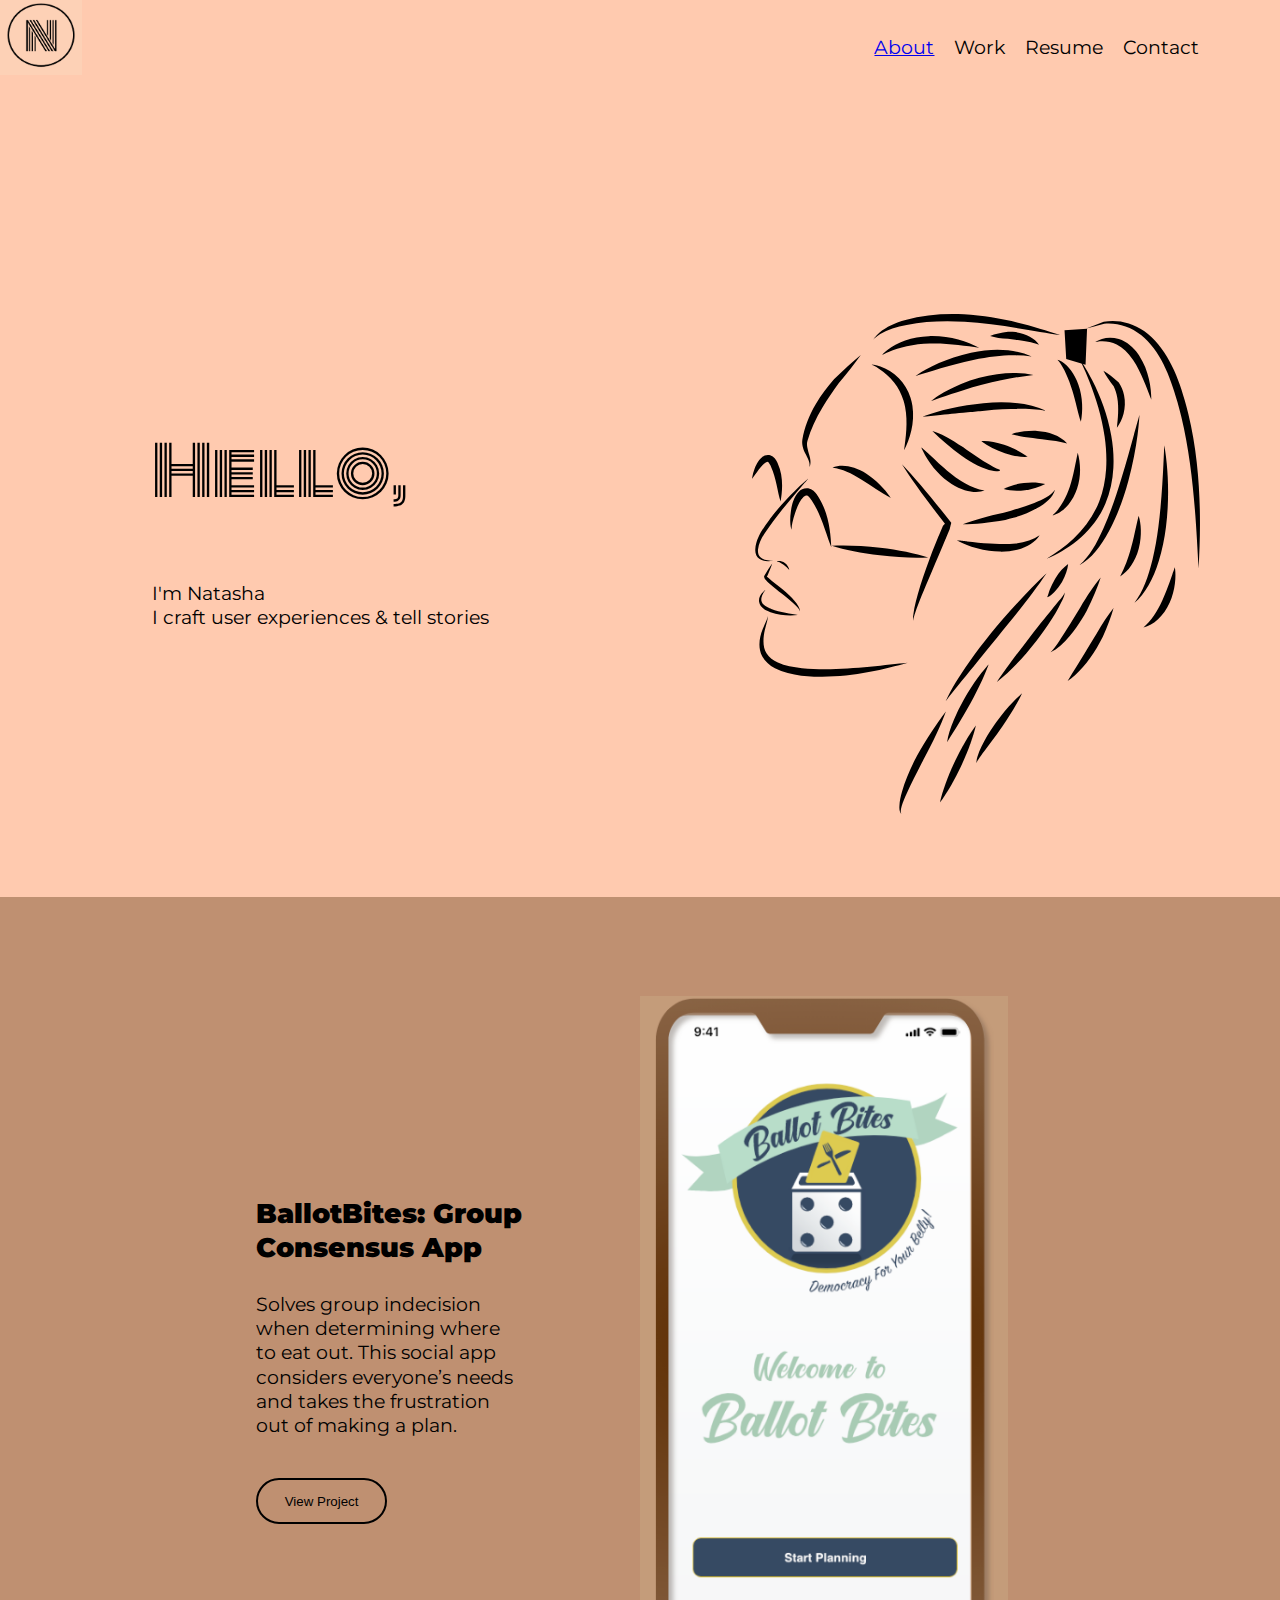
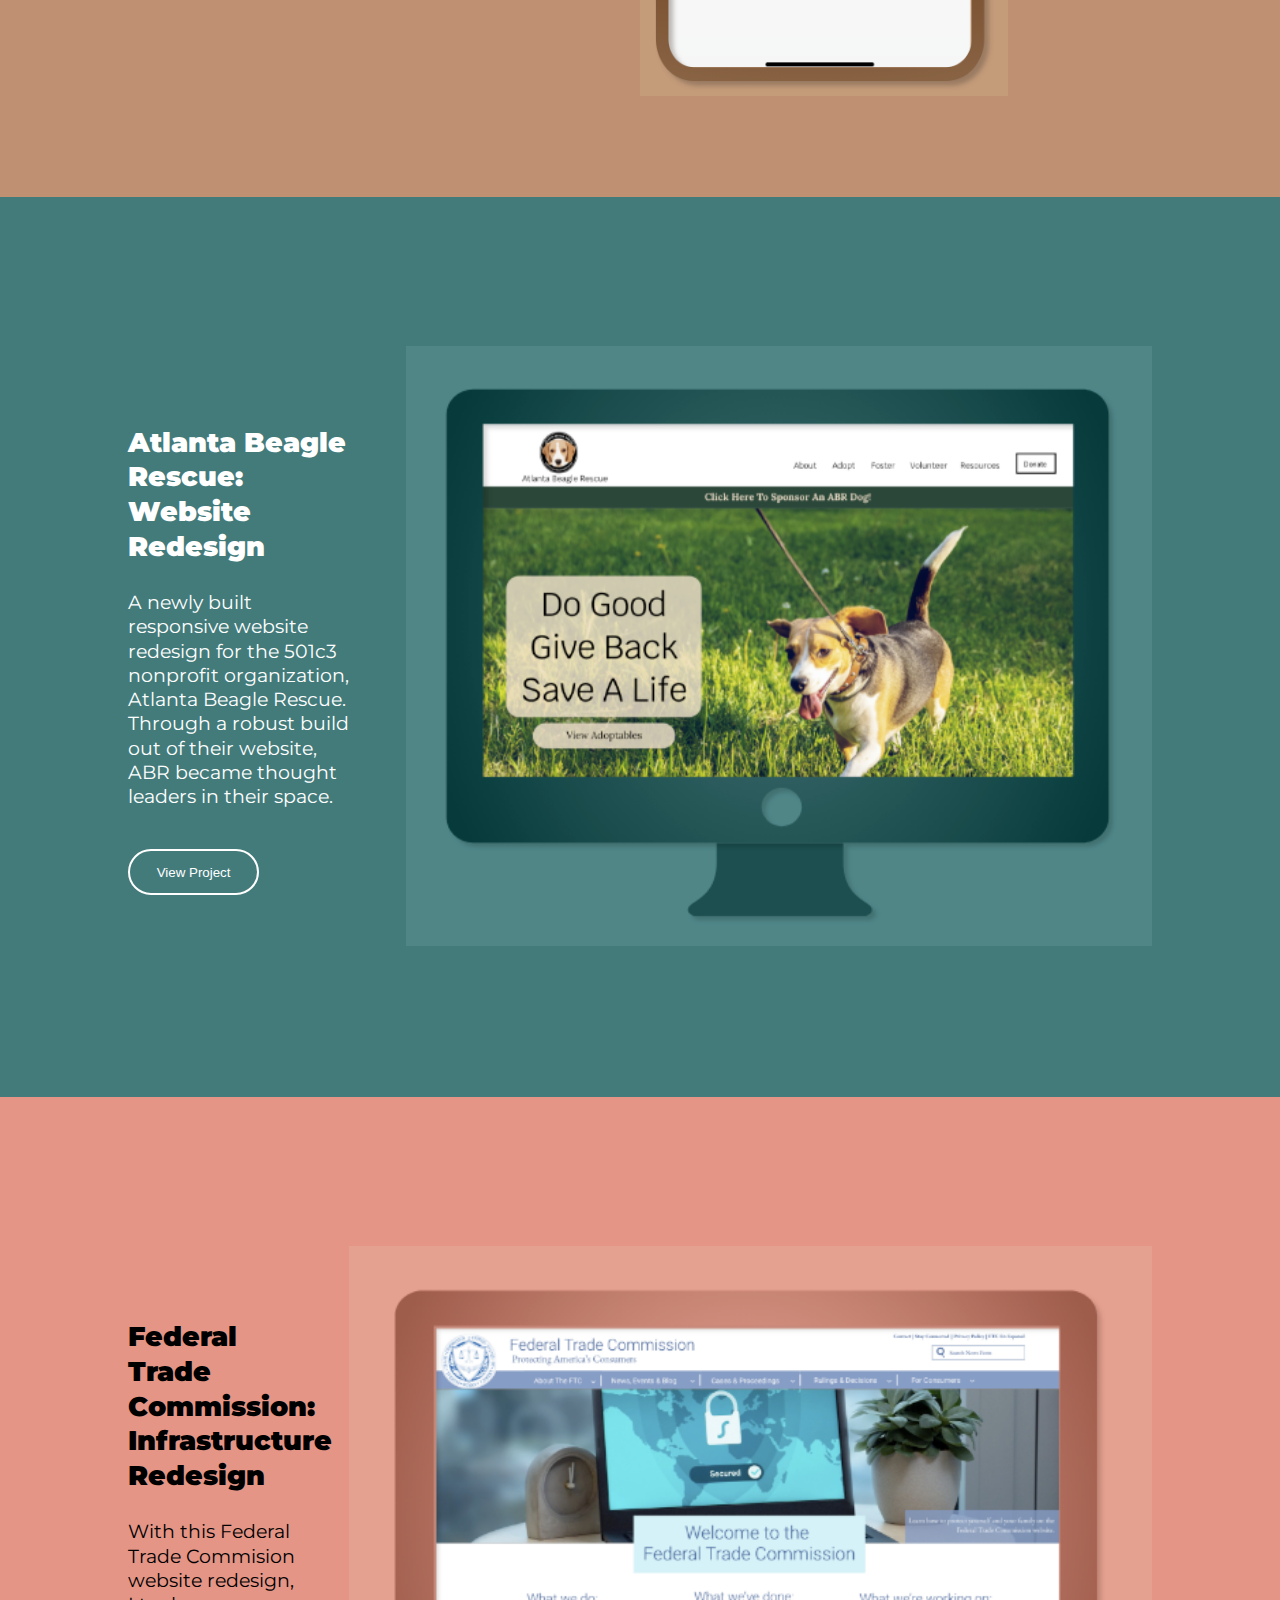
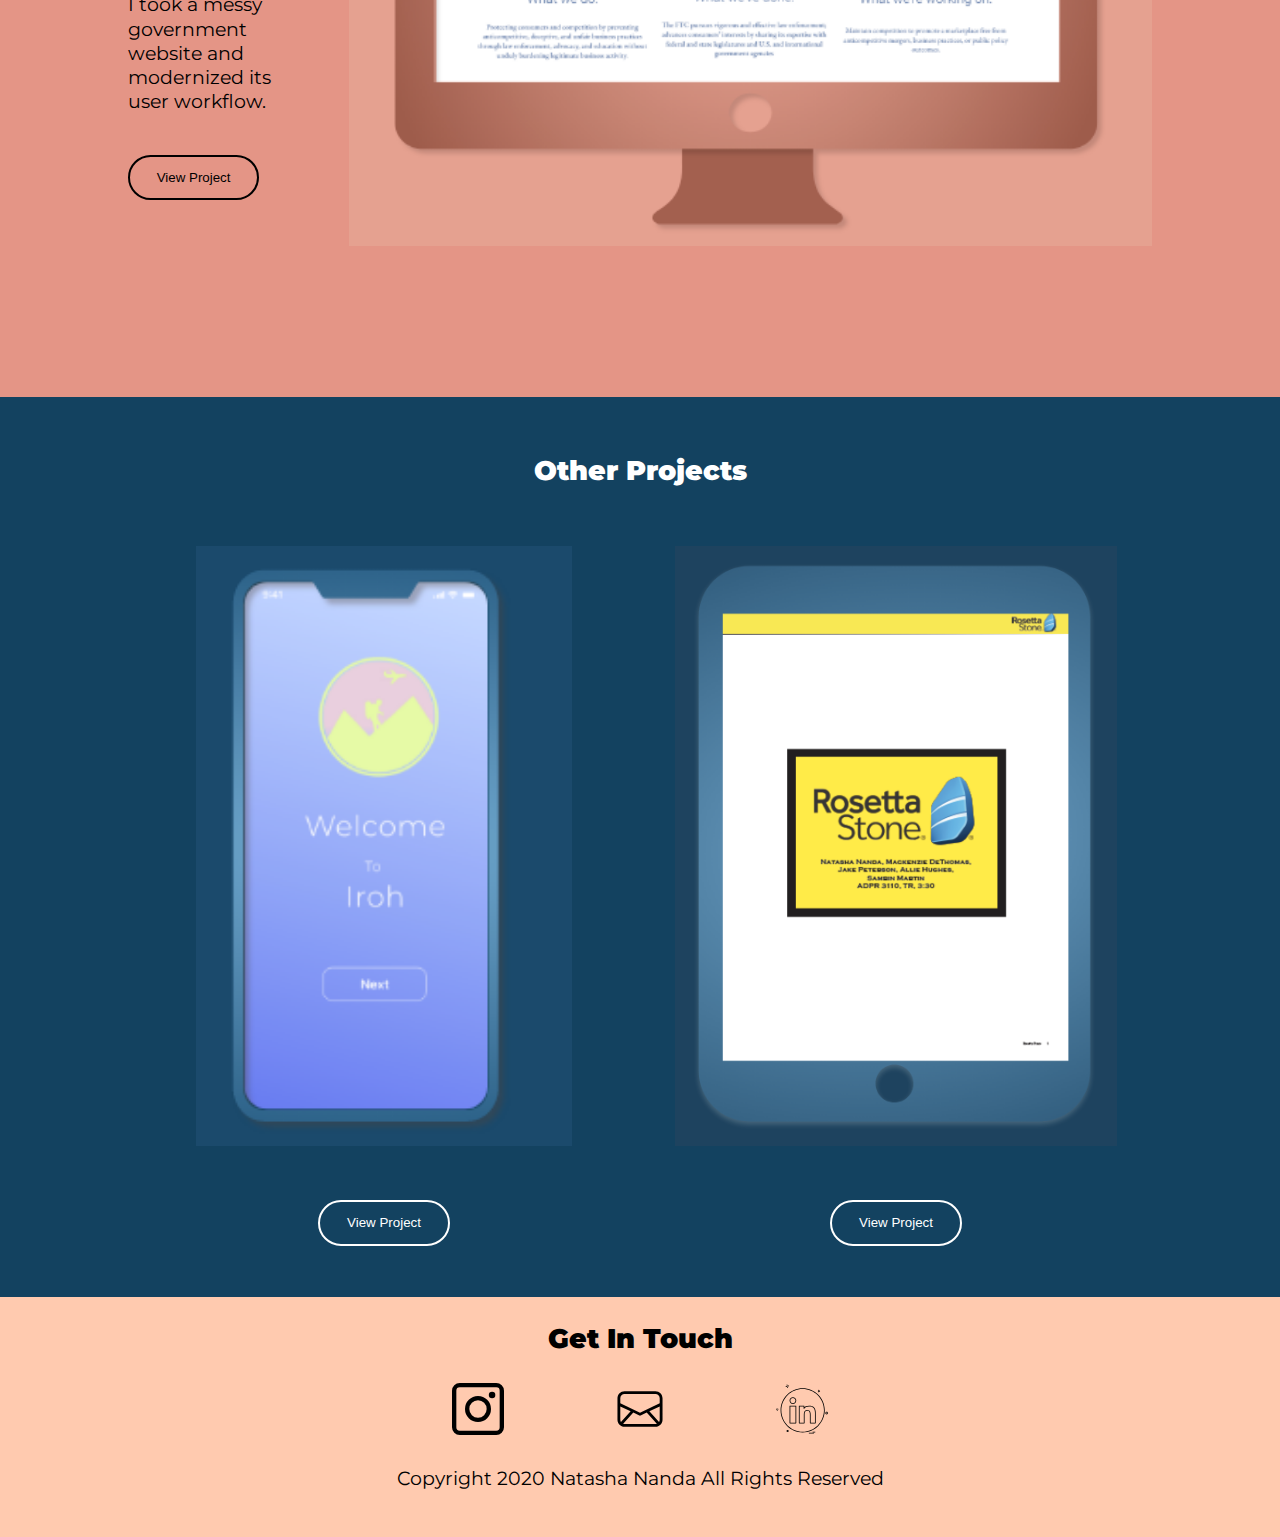
<file: index.html>
<!DOCTYPE html>
<html lang="en">

<head>
    <meta charset="UTF-8">
    <meta name="viewport" content="width=device-width, initial-scale=1.0">
    <title>Natasha's Portfolio</title>
    <link rel="stylesheet" type="text/css" href="css/reset.css">
    <link href="https://fonts.googleapis.com/css2?family=Monoton&family=Montserrat:wght@300;900&display=swap"
        rel="stylesheet">
    <link rel="stylesheet" type="text/css" href="css/style.css">
</head>

<body>
    <!-- Nav Bar-->
    <nav class="topnav">
        <div class="logo"><img id="logo" src="assets/img/logo.png" alt="Logo" height="75px"></div>
        <div class="topnav-child">
        <div>
            <ul class="topnav-child">
                <li id="contactPadding">Contact</li>
                <li>Resume</li>
                <li>Work</li>
                <li><a href="about.html">About</a></li>
        </ul>
    </div>
    </nav>

    <section class="main">
        <div class="main-text">
            <h2 id="hello">Hello,</h2>
            <p>I'm Natasha</p>
            <p>I craft user experiences & tell stories</p>
        </div>
        <div class="main-img"><img id="img" src="assets/svg/portfolio_line_drawing.svg"></div>
        

    </section>

    <!-- My Work-->
    <section class="myWork">
        <div class="bgColor">
            <div class="workGrid">
                <div class="ballotBitesImage">
                    <img src="assets/img/ballotbites.png">
                </div>
                <div class="ballotBitesContent">
                    <h3>
                        BallotBites: Group Consensus App
                    </h3>
                    <p>
                        Solves group indecision when determining where to eat out. This social app considers everyone’s
                        needs and takes the frustration out of making a plan.
                    </p>
                    <button id="btnBlack">
                        View Project
                    </button>
                </div>
            </div>

        </div>
        <div class="bgColor2">
            <div class="workGrid2">
                <div class="abrImage">
                    <img src="assets/img/abr.png">
                </div>
                <div class="abrContent">
                    <h3>
                        Atlanta Beagle Rescue: Website Redesign
                    </h3>
                    <p>
                        A newly built responsive website redesign for the 501c3 nonprofit organization, Atlanta Beagle
                        Rescue. Through a robust build out of their website, ABR became thought leaders in their space.

                    </p>
                    <button class="btnWhite">
                        View Project
                    </button>
                </div>
            </div>
        </div>
        <div class="bgColor3">
            <div class="workGrid3">
                <div class="ftcImage">
                    <img src="assets/img/ftc.png">
                </div>
                <div class="ftcContent">
                    <h3>
                        Federal Trade Commission: Infrastructure Redesign
                    </h3>
                    <p>
                        With this Federal Trade Commision website redesign, I took a messy government website and modernized
                    its user workflow.
                    </p>
                    <button id="btnBlack">
                        View Project
                    </button>
                    </div>
                </div>
            </div>
            <div class="bgColor4">
            <div class="workGrid4">
                <div class="otherProjects"><h3>Other Projects</h3></div>
                <div class="irohImage">
                    <img src="assets/img/iroh.png">
                </div>
                <div class="irohButton">
                    <button class="irohButton">
                        View Project
                    </button>
                </div>
                <div class="rosettaStoneImage">
                    <img src="assets/img/rosetta stone.png">
                </div>
                <div class="rsButton" style="align-self: center;">
                    <button class="rsButton">
                        View Project
                    </button>
                </div>
            </div>


    </section>
  <!-- Footer-->
    
  <footer id="footer">
    <div id="footerContent">
        <div class="social-icons">
            <h3 id="get-in-touch">Get In Touch</h3>
            <div class="social">
            <a class="social"><img src="assets/svg/noun_instagram_3350818.svg" alt="IG" height="65px"></a>
            <a class="social"><img src="assets/svg/noun_Email_3497836.svg" alt="Email" height="65px"></a>
            <a class="social"><img src="assets/svg/noun_Media_2149767.svg" alt="IN" height="65px"></a>
            </div>
            <div>
                <p id="copyright">Copyright 2020 Natasha Nanda All Rights Reserved</p>
            </div>
        </div>

    </div>
</footer>
</body>

</html>
</file>
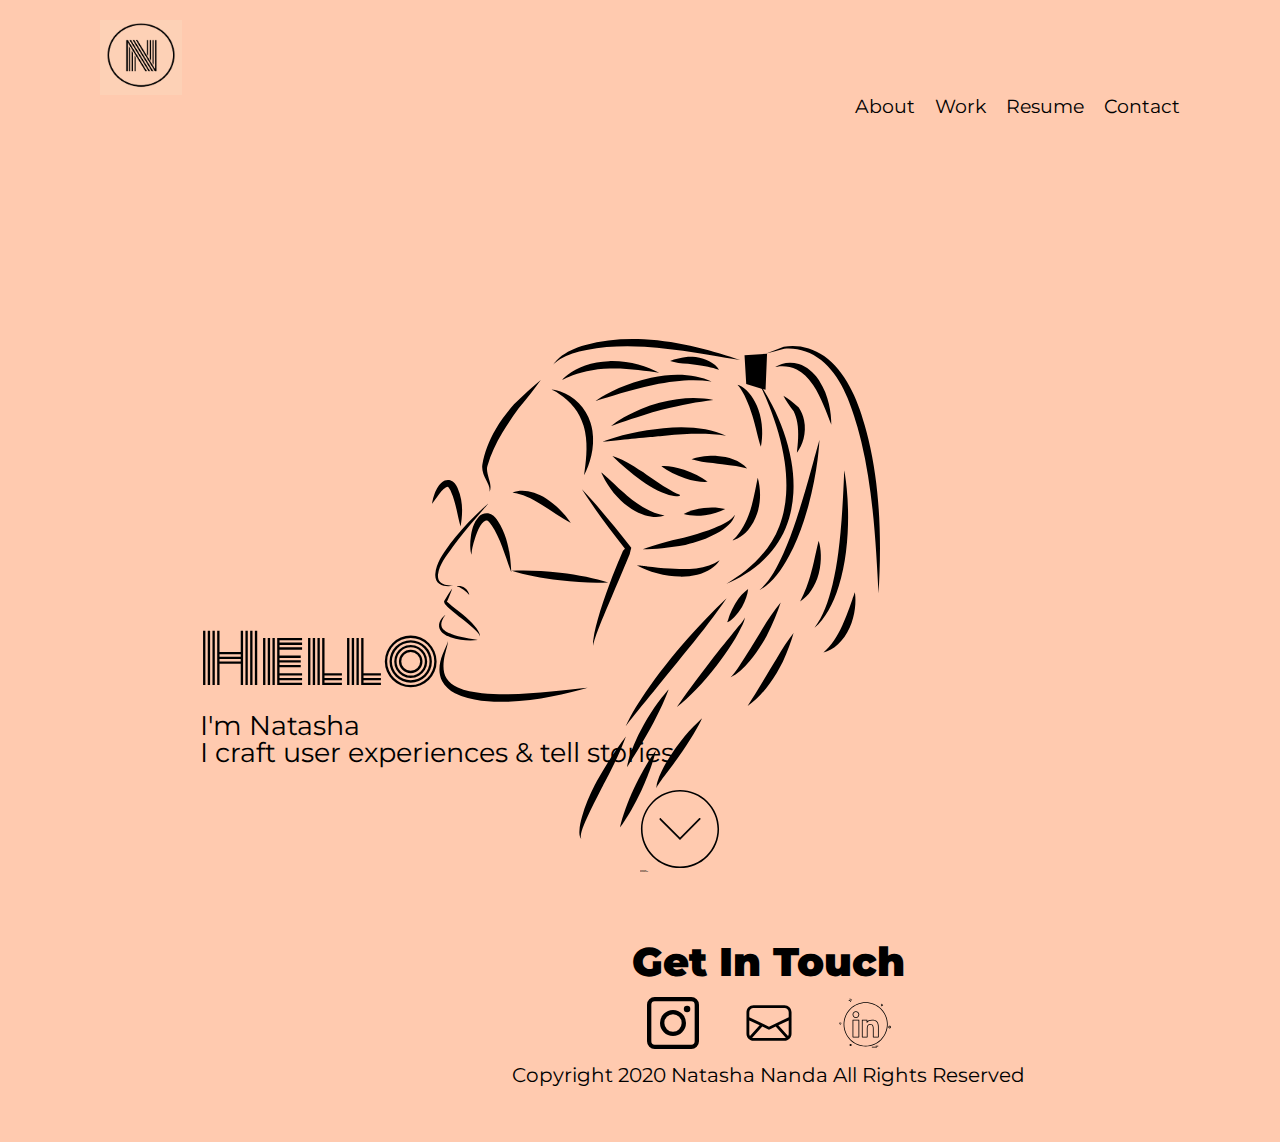
<file: UI_UX_Week_17/index.html>
<!DOCTYPE html>
<html lang="en">

<head>
    <meta charset="UTF-8">
    <meta name="viewport" content="width=device-width, initial-scale=1.0">
    <title>Natasha's Portfolio</title>
    <link rel="stylesheet" type="text/css" href="css/reset.css">
    <link href="https://fonts.googleapis.com/css2?family=Monoton&family=Montserrat:wght@300;900&display=swap"
        rel="stylesheet">
    <link rel="stylesheet" type="text/css" href="css/style.css">
</head>

<body>
    <nav class="topnav">
        <div class="logo"><img id="logo" src="assets/img/logo.png" alt="Logo" height="75px"></div>
        <ul>
            <li>Contact</li>
            <li>Resume</li>
            <li>Work</li>
            <li>About</li>
        </ul>
    </nav>
    <section class="main">
        <div class="main-text">
            <h1 id="hello">Hello</h1>
            <p>I'm Natasha</p>
            <p>I craft user experiences & tell stories</p>
        </div>
        <div class="main-img"><img id="img" src="assets/svg/portfolio_line_drawing.svg" height="500px"></div>
        <div class="down-arrow"><img id="img" src="assets/svg/noun_down arrow_1095893.svg" height="100px"></div>
    </section>
    <footer>
        <div class="footer">
            <div class="social-icons">
                <h1 id="get-in-touch">Get In Touch</h1>
                <a class="social"><img src="assets/svg/noun_instagram_3350818.svg" alt="IG" height="65px"></a>
                <a class="social"><img src="assets/svg/noun_Email_3497836.svg" alt="Email" height="65px"></a>
                <a class="social"><img src="assets/svg/noun_Media_2149767.svg" alt="IN" height="65px"></a>
                <p id="copyright">Copyright 2020 Natasha Nanda All Rights Reserved</p>
            </div>
            
        </div>
    </footer>
</body>

</html>
</file>
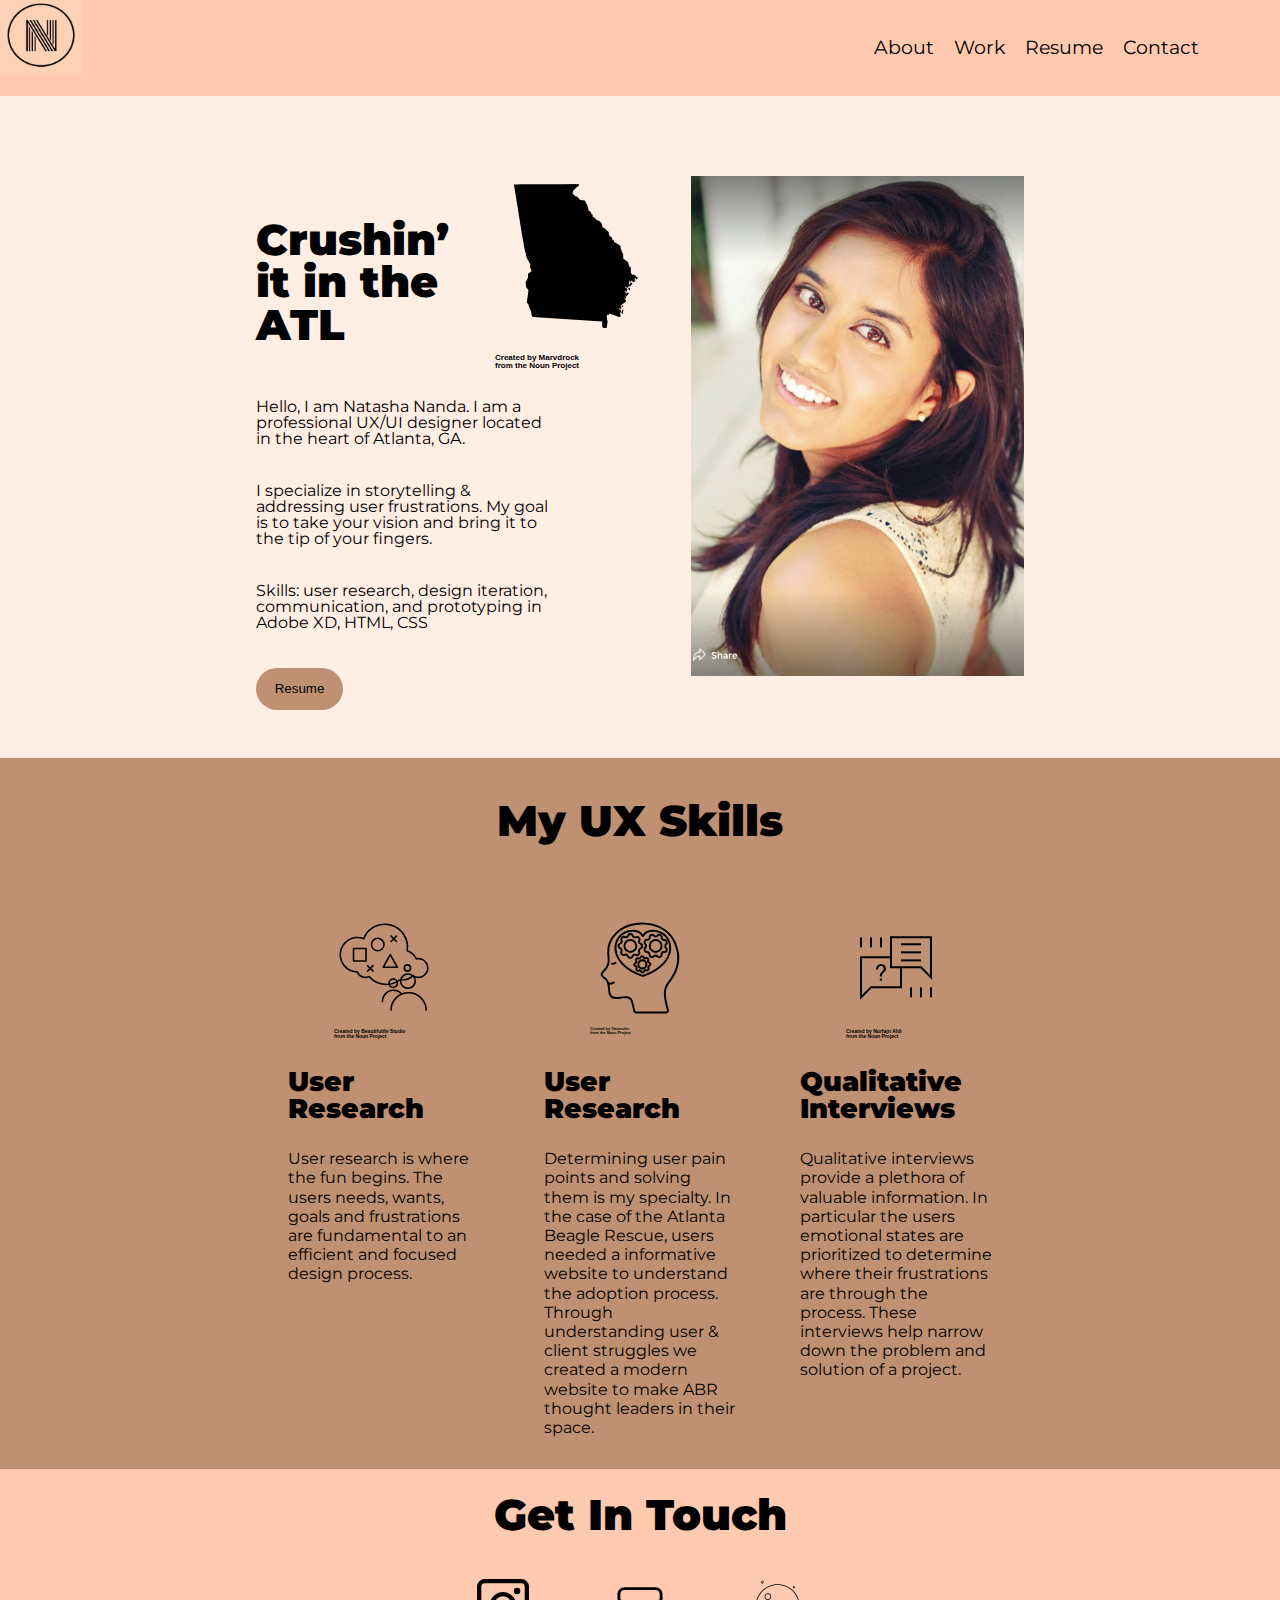
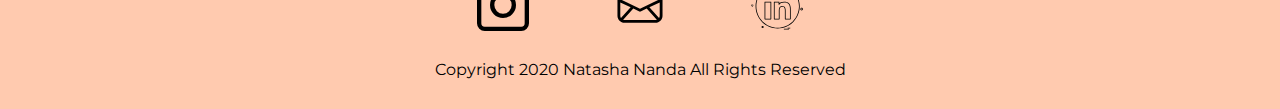
<file: about.html>
<!DOCTYPE html>
<html lang="en">

<head>
    <meta charset="UTF-8">
    <meta name="viewport" content="width=device-width, initial-scale=1.0">
    <title>About Me</title>
    <link rel="stylesheet" type="text/css" href="css/reset.css">
    <link href="https://fonts.googleapis.com/css2?family=Monoton&family=Montserrat:wght@300;900&display=swap"
        rel="stylesheet">
    <link rel="stylesheet" type="text/css" href="css/about.css">
</head>

<body>
     <!-- Nav Bar-->
    <nav class="topnav">
        <div class="logo"><img id="logo" src="assets/img/logo.png" alt="Logo" height="75px"></div>
        <div class="topnav-child">
        <div>
            <ul class="topnav-child">
                <li id="contactPadding">Contact</li>
                <li>Resume</li>
                <li>Work</li>
                <li>About</li>
        </ul>
    </div>
    </nav>

    <!-- My Skills-->
    <section class="aboutMe">
        <div class="flexContainer2">
            <div id="aboutMeContent">
                <div class="childContainer2">
                    <h1 class="grandChildContainer2">Crushin’ it in the ATL</h1>
                    <img  src="assets/svg/noun_Georgia_939279.svg" height="200px"> 
                </div>
                <p>Hello, I am Natasha Nanda. I am a professional UX/UI
                designer located in the heart of Atlanta, GA.</p><br>

                <p>I specialize in storytelling & addressing user frustrations. My goal is to take your vision and bring it
                to the tip of your fingers.</p><br>

                <p>Skills: user research, design iteration, communication, and prototyping in Adobe XD, HTML, CSS </p>
                <button id="resumeButton">Resume</button>
            </div>
            

            <div class="childContainer3">
                <img src="assets/img/me.png" height="500px">
            </div>
        </div>
    </section>

    <section class="mySkills">
        <h1 id="skills">My UX Skills</h1>
        <div class="flexContainer">

            <div class="flexChild">
                <img src="assets/svg/noun_user research_2332962.svg" height="125px">
                <h3>User Research</h3>
                <p>User research is where the fun begins. The users needs, wants, goals and frustrations are fundamental
                    to an efficient and focused design process.</p>
            </div>
            <div class="flexChild">
                <img src="assets/svg/noun_empathy_2683229.svg" height="125px">
                <h3>User Research</h3>
                <p>Determining user pain points and solving them is my specialty. In the case of the Atlanta Beagle
                    Rescue, users needed a informative website to understand the adoption process. Through understanding
                    user & client struggles we created a modern website to make ABR thought leaders in their space.</p>
            </div>
            <div class="flexChild">
                <img src="assets/svg/noun_interview_3105921.svg" height="125px">
                <h3>Qualitative Interviews</h3>
                <p>Qualitative interviews provide a plethora of valuable information. In particular the users emotional
                    states are prioritized to determine where their frustrations are through the process. These
                    interviews help narrow down the problem and solution of a project.
                </p>
            </div>
        </div>
        </section>

<!-- Footer-->
    
    <footer id="footer">
        <div id="footerContent">
            <div class="social-icons">
                <h1 id="get-in-touch">Get In Touch</h1>
                <div class="social">
                <a class="social"><img src="assets/svg/noun_instagram_3350818.svg" alt="IG" height="65px"></a>
                <a class="social"><img src="assets/svg/noun_Email_3497836.svg" alt="Email" height="65px"></a>
                <a class="social"><img src="assets/svg/noun_Media_2149767.svg" alt="IN" height="65px"></a>
                </div>
                <div>
                    <p id="copyright">Copyright 2020 Natasha Nanda All Rights Reserved</p>
                </div>
            </div>

        </div>
    </footer>
</body>

</html>
</file>
<file: css/style.css>
body {
    padding: 0;
    margin: 0;
}
p {
    font-size: 14pt;
    font-family: 'Montserrat', sans-serif;
    line-height: 1.3;
}
h1 {
    font-size: 32pt;
    font-family: 'Montserrat', sans-serif;
    font-weight: 900;
    padding-bottom: 1em;
    padding-top: 1em;
    line-height: 1.3;
}

h2 {
    
    font-family: 'Monoton', cursive;
    font-size:50pt;
    padding-bottom: 1em;
    padding-top: 1em;
    line-height: 1.3;
}

h3 {
    font-size: 20pt;
    font-family: 'Montserrat', sans-serif;
    font-weight: 900;
    padding-bottom: 1em;
    padding-top: 1em;
    line-height: 1.3;
}
button {
    background-color: transparent;
    border: 2px solid;
    border-radius: 30px;
}

li {
    font-size: 14pt;
    font-family: 'Montserrat', sans-serif;
    padding-left: 20px;
}
li #contactPadding {
    padding-right:3em;
}

.topnav {
    display:flex;
    width:100%;
    background-color:#ffcaaf;
    height:6em;
}
.topnav-child {
    display:flex;
    width:90%;
    flex-direction: row-reverse;
    justify-content: flex-start;
    align-items: center;
    
}
    





.main {
    display:grid;
    height:89vh;
    grid-template-columns: 1fr 1fr;
    grid-template-rows: 1fr;
    grid-template-areas:
    "main-text main-img";
    background-color:#ffcaaf;
    margin: auto;
}
.main-text {
    grid-area:main-text;
    align-self: center;
    justify-self: center;
    
    
   
}
.main-img {
    grid-area:main-img;
    justify-self: end;
    align-self: end;
    padding: 0em 5em 5em 0em;
   
}

.main-img img {
    height: 500px;
}

.bgColor {
    background-color: #BF9071;
}


.workGrid {
    display:grid;
    align-items: center;
    height:100vh;
    margin:auto;
    width:60%;
    grid-template-rows: 1fr;
    grid-template-columns: 1fr 1fr;
    grid-template-areas:
    "ballotBitesContent ballotBitesImage ";
}
.ballotBitesImage {
    grid-area:ballotBitesImage;
}
.ballotBitesImage img {
    height:700px;
}
.ballotBitesContent {
    grid-area:ballotBitesContent;
    width: 70%;
}

.bgColor2 {
    background-color: #437B7B;
    height:100vh;
}


.workGrid2 {
    display:grid;
    align-items: center;
    height:100vh;
    margin:auto;
    width:80%;
    grid-template-rows: 1fr;
    grid-template-columns: 1fr 1fr;
    grid-template-areas:
    "abrContent abrImage ";
}
.abrImage {
    grid-area:abrImage;
}
.abrImage img {
    height:600px;
}
.abrContent {
    grid-area:abrContent;
    width: 80%;
    color: white;
}
.btnWhite {
    color: white;
    padding: 1em 2em 1em 2em;
    margin-top: 3em;
}

.bgColor3 {
   background-color: #E49586;
}
.workGrid3 {
    display:grid;
    align-items: center;
    height:100vh;
    margin:auto;
    width:80%;
    grid-template-rows: 1fr;
    grid-template-columns: 1fr 1fr;
    grid-template-areas:
    "ftcContent ftcImage";
}
.ftcImage {
    grid-area:ftcImage;
}
.ftcImage img {
    height:600px;
}
.ftcContent {
    grid-area:ftcContent;
    width: 80%;
    
}
#btnBlack {
    padding: 1em 2em 1em 2em;
    margin-top: 3em;
    color:black;
}


.bgColor4 {
    background-color: #134260;
 }
 .workGrid4 {
     display:grid;
     align-items: center;
     height:100vh;
     margin:auto;
     width:80%;
     grid-template-rows: 1fr 1fr 1fr;
     grid-template-columns: 1fr 1fr;
     grid-template-areas:
     "otherProjects otherProjects"
     "irohImage rosettaStoneImage"
     "irohButton rsButton";
 }
 .otherProjects {
     grid-area:otherProjects;
     justify-items: center;
     text-align: center;
     color:white;
 }
 .irohImage {
     grid-area:irohImage;
     justify-self: center;
 }
 .irohImage img{
     height:600px;
 }

 .irohButton {
    grid-area:irohButton;
    color: white;
    padding: 1em 2em 1em 2em;
    justify-self: center;
 }   

 .rosettaStoneImage {
    grid-area:rosettaStoneImage;
    justify-self: center;
}
.rosettaStoneImage img{
    height:600px;
}
 .rsButton {
    grid-area:rsButton;
    color: white;
    justify-self: center;
    padding: 1em 2em 1em 2em;
   
 }
 #footer {
    background-color: #FFEEE3;
}

#footerContent {
    background-color:#ffcaaf;
    display:flex;
    justify-content: center;
    width:100%;
    height:12em;
    align-items: center;
    padding-bottom: 3em;
    margin: auto;
}
#get-in-touch {
    text-align: center;
}
#social-icons {
    display: flex;
    margin: 0 auto;
    justify-content: center;

}
.social {
    display: flex;
    flex-direction: row;
    width: 100%;
    justify-content: center;
}
#copyright {
    text-align: center;
    padding-top: 1em;
}
@media only screen and (max-width: 600px) {
    
    h3 {
        font-size: 18pt;
        font-family: 'Montserrat', sans-serif;
        font-weight: 900;
        padding-bottom: .5em;
        padding-top: .5em;
        line-height: 1.3;
    }
    
    .topnav {
        flex-direction: column;
        width:100%;
        height:12em;
    }
    .topnav-child {
        width:100%;
        justify-content: center;   
    }
    .logo {
        display:flex;
        justify-content: center;
        padding:2em;
    }
    .main {
        display:grid;
        height:74vh;
        grid-template-columns: 1fr;
        grid-template-rows: 1fr;
        grid-template-areas:
        "main-img"
        "main-text";
    }
    .main-img {
        grid-area:main-img;
        padding: 0em 1em 1em 0em;
        justify-self: center;
         
    }
    .main-img img {
        height: 300px;
        
    }
    h2 {
    
        font-size:40pt;
        padding-bottom: .5em;
        padding-top: .5em;
        line-height: 1;
        
    }
    .main-text {
        grid-area:main-text;
        padding-bottom: 2em;
}
/* Ballot Bites Info*/
.workGrid {
    display:grid;
    padding:0em 0em 1em 0em;
    justify-self: center;
    align-self: center;
    grid-template-columns: 1fr;
    grid-template-rows: 1fr;
    grid-template-areas:
    "ballotBitesImage"
    "ballotBitesContent";
}
.ballotBitesImage img {
    height:400px;
}
.ballotBitesImage {
    grid-area:ballotBitesImage;
    justify-self: center;
    align-self: center;
}
.ballotBitesContent {
    grid-area:ballotBitesContent;
    width: 100%;
    justify-content: start;
}

/* ABR Info*/
.workGrid2 {
    display:grid;
    justify-self: center;
    align-self: center;
    grid-template-columns: 1fr;
    grid-template-rows: 1fr;
    grid-template-areas:
    "abrImage"
    "abrContent";
    width:100%;
}
.abrImage {
    grid-area:abrImage;
    justify-self: center;
    align-self: center;   
}
.abrImage img {
    height:325px;
}
.abrContent {
    grid-area:abrContent;
    width:80%;
    color: white;
    margin:auto;
    align-self: start;     
}
.btnWhite {
    margin-top: 2em;
    margin-bottom: 2em;
}

/* FTC Info*/
.workGrid3 {
    display:grid;
    justify-self: center;
    align-self: center;
    grid-template-columns: 1fr;
    grid-template-rows: 1fr;
    grid-template-areas:
    "ftcImage"
    "ftcContent";
    width:100%;
}
.ftcImage {
    grid-area:ftcImage;
    justify-self: center;
    align-self: center; 
}
.ftcImage img {
    height:325px;
}
.ftcContent {
    grid-area:ftcContent;
    width: 80%;
    margin:auto;
    align-self: start;
    
}
#btnBlack {
    margin-bottom: 2em;
    margin-top: 2em;
    
}

.workGrid4 {
    display:grid;
    align-self: center;
    justify-self: center;
    height:auto;
    width:100%;
    grid-template-rows: 10% 35% 10% 35% 10%;
    grid-template-columns: 1fr;
    grid-template-areas:
    "otherProjects"
    "irohImage"
    "irohButton"
    "rosettaStoneImage"
    "rsButton";
}
.otherProjects {
    grid-area:otherProjects;
    justify-items: center;
    text-align: center;
    color:white;
}
.irohImage {
    grid-area:irohImage;
    justify-self: center;
}
.irohImage img{
    height:400px;
}

.irohButton {
   grid-area:irohButton;
   color: white;
   padding: 1em 2em 1em 2em;
   justify-self: center;
}   

.rosettaStoneImage {
   grid-area:rosettaStoneImage;
   justify-self: center;
}
.rosettaStoneImage img {
    height:400px;
 }

.rsButton {
   grid-area:rsButton;
   color: white;
   justify-self: center;
   padding: 1em 2em 1em 2em;
  
}

#footerContent {
    background-color:#ffcaaf;
    display:flex;
    justify-content: center;
    width:100%;
    height:12em;
    align-items: center;
    padding-bottom: 3em;
    margin: auto;
}
#get-in-touch {
    padding-top:2em;
}
#copyright {
    font-size: 12pt;;
}
}
</file>
<file: UI_UX_Week_17/css/style.css>
body {
    padding: 0;
    margin: 0;
}
p {
    font-size: 20pt;
    font-family: 'Montserrat', sans-serif;
}

li {
    font-size: 14pt;
    font-family: 'Montserrat', sans-serif;
    
}

.topnav {
    background-color:#ffcaaf;
    overflow:hidden;
    padding: 20px 100px 50px 100px;
    
}
.topnav li {
    float:right;
    padding-left: 20px;
    
}
.main {
    background-color:#ffcaaf;
    height:75vh;
    padding: 50px 100px 50px 100px;
    position:relative;
}
.main-img {
    position:absolute;
    padding: 50px 400px 50px 100px;
    bottom:50px;
    Right:0;
}
.down-arrow {
    position:absolute;
    bottom:50px;
    Left:50%;
    Right:50%
}

.main-text {
    position:absolute;
    bottom:125px;
    padding: 0px 0px 50px 100px;
    
}
#hello {
    font-family: 'Monoton', cursive;
    font-size:50pt;
    padding-bottom: 20px;
}
.footer {
    background-color:#ffcaaf;
    position:relative;
    height:200px;

}
#get-in-touch {
    font-size: 30pt;
    font-family: 'Montserrat', sans-serif;
    font-weight: 900;
    padding-bottom: 15px;
    
}
.social-icons {
    position: absolute;
    display:block;
    background-color: #ffcaaf;
    width:100;
    text-align: center;
    padding-left: 40%;
    
}
.social {
    padding:20px;
}
#copyright {
    font-size: 15pt;
}
</file>
<file: css/about.css>
body {
    padding: 0;
    margin: 0;
}
p {
    
    font-family: 'Montserrat', sans-serif;
    line-height: 1.2;
}
h1 {
    font-size: 32pt;
    font-family: 'Montserrat', sans-serif;
    font-weight: 900;
    padding-bottom: 1em;
    padding-top: 1em;
}
h3 {
    font-size: 20pt;
    font-family: 'Montserrat', sans-serif;
    font-weight: 900;
    padding-bottom: 1em;
    padding-top: 1em;
}


li {
    font-size: 14pt;
    font-family: 'Montserrat', sans-serif;
    padding-left: 20px;
}
li #contactPadding {
    padding-right:3em;
}
.topnav {
    display:flex;
    width:100%;
    background-color:#ffcaaf;
    height:6em;
}
.topnav-child {
    display:flex;
    width:90%;
    flex-direction: row-reverse;
    justify-content: flex-start;
    align-items: center;
    
}
.aboutMe {
    background-color: #FFEEE3;
    padding-bottom: 3em;;
}
.flexContainer2 {
    display:flex;
    width:60%;
    margin:auto;
    padding-top:5em;
}
#aboutMeContent {
   display:flex;
   flex-direction:column;
}

.childContainer2 {
    display:flex;

    
}
.childContainer2 h1 {
    width: 55%;

}
#aboutMeContent p{
    width:70%;
    padding: 10px 0px 10px 0px;
    line-height: 1;

}
#resumeButton {
    background-color: #BF9071 ;
    width:20%;
    border:none;
    padding:1em;
    margin-top:2em;
    border-radius: 30px;
    
}
.mySkills {
    background-color: #BF9071
}

.flexContainer {
    display:flex;
    justify-content: center;
    align-content: stretch;
    width:60%;
    margin:auto;
}
.flexChild {
    display: flex;
    flex-direction: column;
    width: 33%;
    margin: 2em;
    align-items: center;

}
#skills {
    display:flex;
    justify-content: center;
    width: 100%;
    margin:auto;

}
#footer {
    background-color: #FFEEE3;
}

#footerContent {
    background-color:#ffcaaf;
    display:flex;
    justify-content: center;
    width:100%;
    height:12em;
    align-items: center;
    padding-bottom: 3em;
    margin: auto;
}
#get-in-touch {
    text-align: center;
}
#social-icons {
    display: flex;
    margin: 0 auto;
    justify-content: center;

}
.social {
    display: flex;
    flex-direction: row;
    width: 100%;
    justify-content: center;
}
#copyright {
    text-align: center;
    padding-top: 1em;
}

@media only screen and (max-width: 600px) {
    /* Universal*/

    h3 {
        font-size: 18pt;
        font-family: 'Montserrat', sans-serif;
        font-weight: 900;
        padding-bottom: .5em;
        padding-top: .5em;
        line-height: 1.3;
    }
    
    /* Top Navigation*/

    .topnav {
        flex-direction: column;
        width:100%;
        height:12em;
    }
    .topnav-child {
        width:100%;
        justify-content: center;   
    }
    .logo {
        display:flex;
        justify-content: center;
        padding:2em;
    }

    .aboutMe {
        flex-direction: column;
 
    }

    .flexContainer2 {
        flex-direction: column-reverse;
        width:100%;
        padding-top:2em;
        
        
    }
    #aboutMeContent {
        flex-direction:column;
        width:100%;
        margin: auto;
        justify-content: center;
     }
     .childContainer2 {
        justify-content: center;
        padding-top: 2em;
     }
     .childContainer3 img {
        display: flex;
        margin: auto;
    }
    #aboutMeContent p {
        margin: auto;
    }

    #aboutMeContent button {
        margin: auto;
        margin-top: 1em;
    }
    .flexContainer {
        flex-direction: column;
        width:100%;
    }
    .flexChild {
        width:auto;
    }
    .flexChild p {
        width:90%;
    }

/* Footer*/

    #footerContent {
        background-color:#ffcaaf;
        display:flex;
        justify-content: center;
        width:100%;
        height:12em;
        align-items: center;
        padding-bottom: 3em;
        margin: auto;
    }
    #get-in-touch {
        padding-top:2em;
    }
    #copyright {
        font-size: 12pt;
    }
}
</file>
